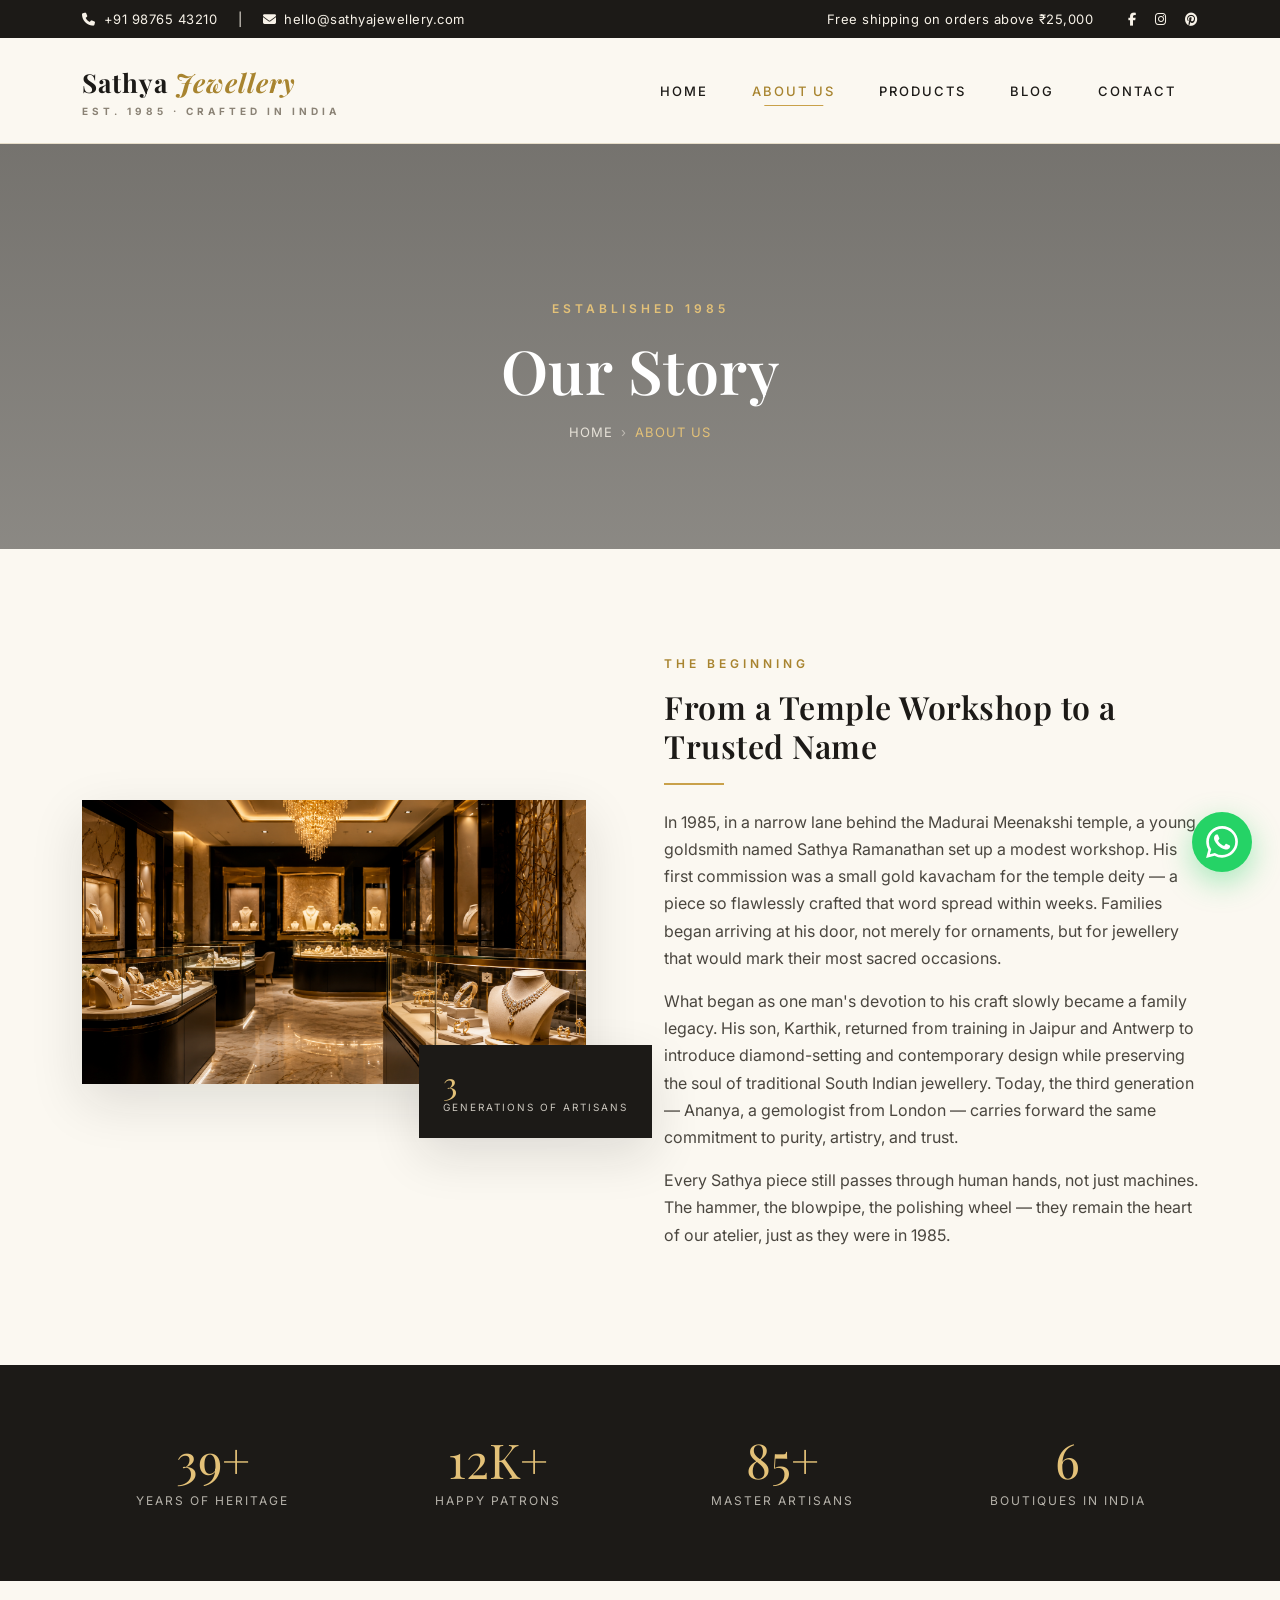
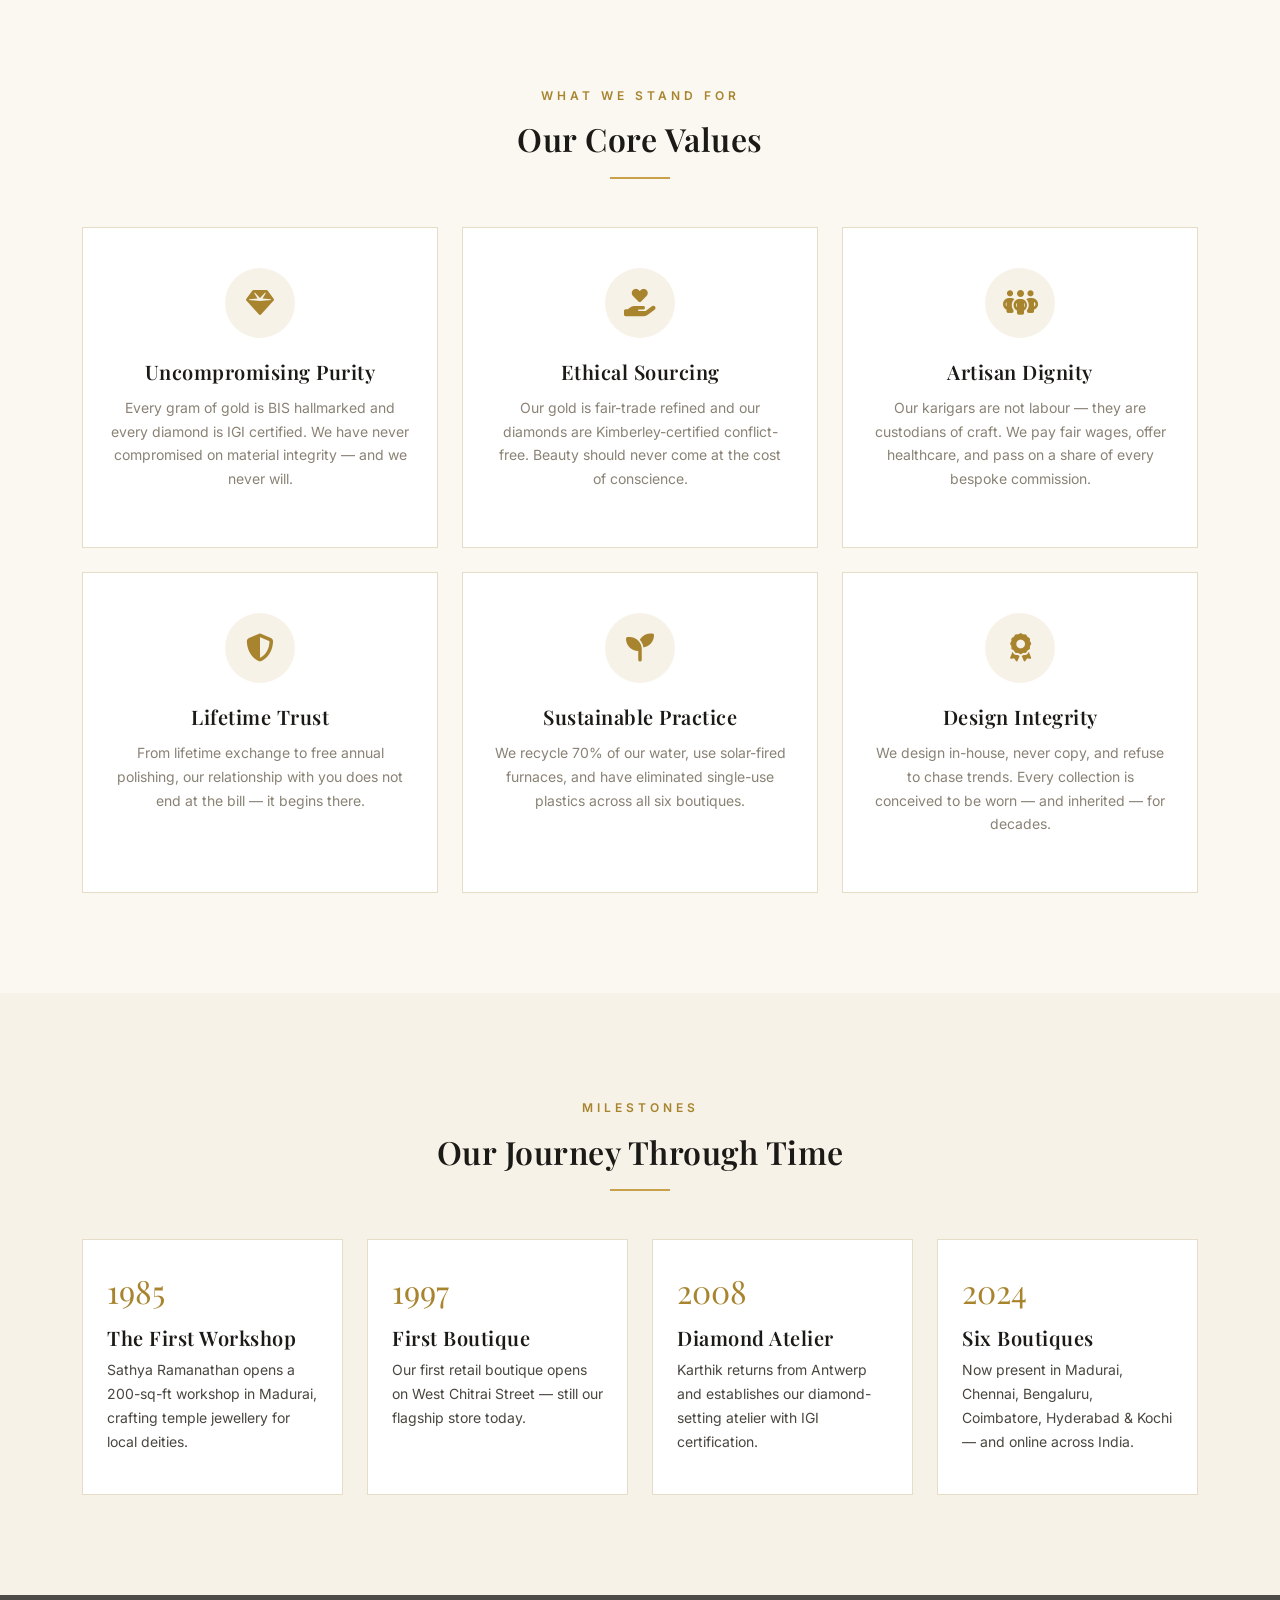
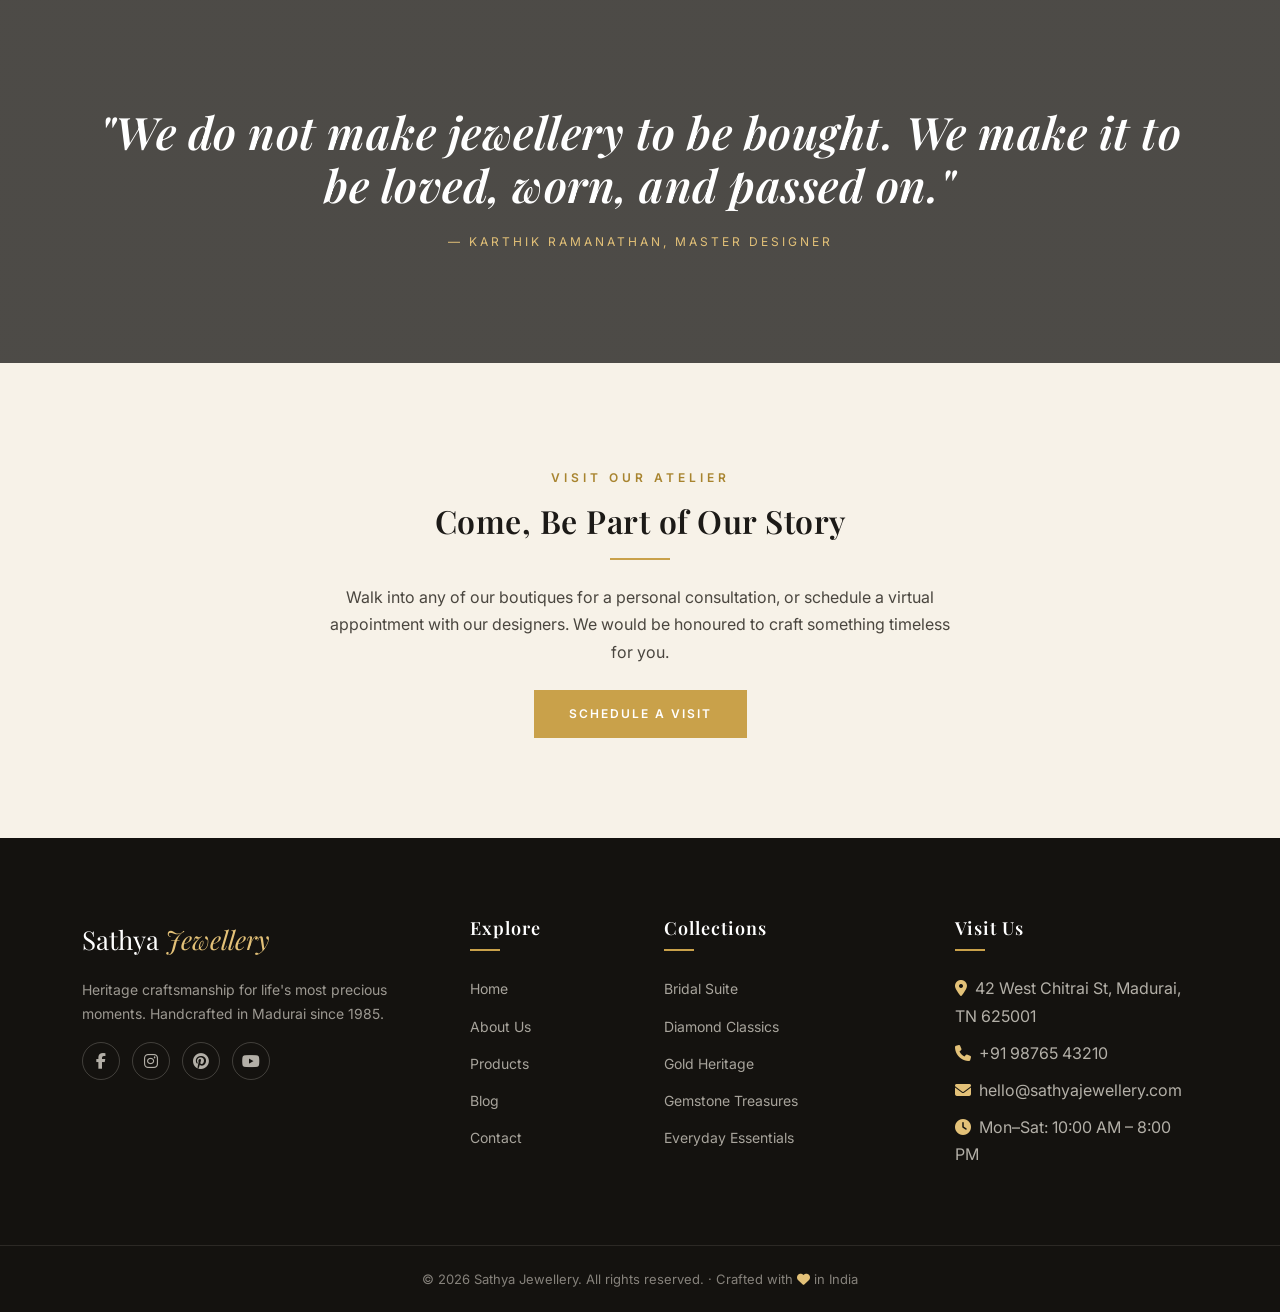
<file: about.html>
<!DOCTYPE html>
<html lang="en">
<head>
  <meta charset="UTF-8" />
  <meta name="viewport" content="width=device-width, initial-scale=1.0" />
  <title>About Us | Sathya Jewellery</title>
  <meta name="description" content="Discover the heritage, values, and master artisans behind Sathya Jewellery — three generations of craftsmanship since 1985." />

  <link href="https://cdn.jsdelivr.net/npm/bootstrap@5.3.3/dist/css/bootstrap.min.css" rel="stylesheet" />
  <link rel="stylesheet" href="https://cdnjs.cloudflare.com/ajax/libs/font-awesome/6.5.1/css/all.min.css" />
  <link rel="preconnect" href="https://fonts.googleapis.com" />
  <link rel="preconnect" href="https://fonts.gstatic.com" crossorigin />
  <link href="https://fonts.googleapis.com/css2?family=Playfair+Display:ital,wght@0,500;0,600;0,700;1,500&family=Inter:wght@300;400;500;600;700&display=swap" rel="stylesheet" />
  <link rel="stylesheet" href="css/style.css" />
</head>
<body>

  <!-- ===== Top Bar ===== -->
  <div class="topbar d-none d-md-block">
    <div class="container d-flex justify-content-between align-items-center">
      <div>
        <i class="fa-solid fa-phone me-2"></i>+91 98765 43210
        <span class="mx-3">|</span>
        <i class="fa-solid fa-envelope me-2"></i>hello@sathyajewellery.com
      </div>
      <div class="social">
        <span class="me-3">Free shipping on orders above ₹25,000</span>
        <a href="#" aria-label="Facebook"><i class="fa-brands fa-facebook-f"></i></a>
        <a href="#" aria-label="Instagram"><i class="fa-brands fa-instagram"></i></a>
        <a href="#" aria-label="Pinterest"><i class="fa-brands fa-pinterest"></i></a>
      </div>
    </div>
  </div>

  <!-- ===== Navbar ===== -->
  <nav class="navbar navbar-expand-lg navbar-custom sticky-top" id="mainNav">
    <div class="container">
      <a class="navbar-brand" href="index.html">
        Sathya <span class="accent">Jewellery</span>
        <span class="sub">Est. 1985 · Crafted in India</span>
      </a>
      <button class="navbar-toggler" type="button" data-bs-toggle="collapse" data-bs-target="#navMenu" aria-controls="navMenu" aria-expanded="false" aria-label="Toggle navigation">
        <span class="navbar-toggler-icon"></span>
      </button>
      <div class="collapse navbar-collapse" id="navMenu">
        <ul class="navbar-nav ms-auto align-items-lg-center">
          <li class="nav-item"><a class="nav-link" href="index.html">Home</a></li>
          <li class="nav-item"><a class="nav-link" href="about.html">About Us</a></li>
          <li class="nav-item"><a class="nav-link" href="products.html">Products</a></li>
          <li class="nav-item"><a class="nav-link" href="blog.html">Blog</a></li>
          <li class="nav-item"><a class="nav-link" href="contact.html">Contact</a></li>
        </ul>
      </div>
    </div>
  </nav>

  <!-- ===== Page Banner ===== -->
  <section class="page-banner">
    <div class="container">
      <span class="eyebrow" style="color: var(--gold-light);">Established 1985</span>
      <h1>Our Story</h1>
      <nav>
        <ol class="breadcrumb">
          <li class="breadcrumb-item"><a href="index.html">Home</a></li>
          <li class="breadcrumb-item active">About Us</li>
        </ol>
      </nav>
    </div>
  </section>

  <!-- ===== Brand Story ===== -->
  <section class="section">
    <div class="container">
      <div class="row align-items-center g-5">
        <div class="col-lg-6 reveal">
          <div class="about-preview">
            <div class="frame">
              <img src="images\jewellery.png" alt="Master jeweller at work" />
            </div>
            <div class="stat-block">
              <div class="num">3</div>
              <div class="lbl">Generations of Artisans</div>
            </div>
          </div>
        </div>
        <div class="col-lg-6 reveal">
          <span class="eyebrow">The Beginning</span>
          <h2 class="title-line mb-4">From a Temple Workshop to a Trusted Name</h2>
          <p class="mb-3">In 1985, in a narrow lane behind the Madurai Meenakshi temple, a young goldsmith named Sathya Ramanathan set up a modest workshop. His first commission was a small gold kavacham for the temple deity — a piece so flawlessly crafted that word spread within weeks. Families began arriving at his door, not merely for ornaments, but for jewellery that would mark their most sacred occasions.</p>
          <p class="mb-3">What began as one man's devotion to his craft slowly became a family legacy. His son, Karthik, returned from training in Jaipur and Antwerp to introduce diamond-setting and contemporary design while preserving the soul of traditional South Indian jewellery. Today, the third generation — Ananya, a gemologist from London — carries forward the same commitment to purity, artistry, and trust.</p>
          <p>Every Sathya piece still passes through human hands, not just machines. The hammer, the blowpipe, the polishing wheel — they remain the heart of our atelier, just as they were in 1985.</p>
        </div>
      </div>
    </div>
  </section>

  <!-- ===== Stats ===== -->
  <section class="section-sm" style="background: var(--charcoal); color: var(--ivory);">
    <div class="container">
      <div class="row text-center g-4">
        <div class="col-6 col-md-3 reveal">
          <div style="font-family: var(--serif); font-size: 48px; color: var(--gold-light); line-height: 1;">39+</div>
          <div style="font-size: 12px; letter-spacing: 2px; text-transform: uppercase; color: rgba(247,242,232,0.7); margin-top: 8px;">Years of Heritage</div>
        </div>
        <div class="col-6 col-md-3 reveal">
          <div style="font-family: var(--serif); font-size: 48px; color: var(--gold-light); line-height: 1;">12K+</div>
          <div style="font-size: 12px; letter-spacing: 2px; text-transform: uppercase; color: rgba(247,242,232,0.7); margin-top: 8px;">Happy Patrons</div>
        </div>
        <div class="col-6 col-md-3 reveal">
          <div style="font-family: var(--serif); font-size: 48px; color: var(--gold-light); line-height: 1;">85+</div>
          <div style="font-size: 12px; letter-spacing: 2px; text-transform: uppercase; color: rgba(247,242,232,0.7); margin-top: 8px;">Master Artisans</div>
        </div>
        <div class="col-6 col-md-3 reveal">
          <div style="font-family: var(--serif); font-size: 48px; color: var(--gold-light); line-height: 1;">6</div>
          <div style="font-size: 12px; letter-spacing: 2px; text-transform: uppercase; color: rgba(247,242,232,0.7); margin-top: 8px;">Boutiques in India</div>
        </div>
      </div>
    </div>
  </section>

  <!-- ===== Values ===== -->
  <section class="section">
    <div class="container">
      <div class="text-center mb-5 reveal">
        <span class="eyebrow">What We Stand For</span>
        <h2 class="title-line title-center">Our Core Values</h2>
      </div>
      <div class="row g-4">
        <div class="col-md-6 col-lg-4 reveal">
          <div class="feature-box">
            <div class="icon"><i class="fa-solid fa-gem"></i></div>
            <h4>Uncompromising Purity</h4>
            <p>Every gram of gold is BIS hallmarked and every diamond is IGI certified. We have never compromised on material integrity — and we never will.</p>
          </div>
        </div>
        <div class="col-md-6 col-lg-4 reveal">
          <div class="feature-box">
            <div class="icon"><i class="fa-solid fa-hand-holding-heart"></i></div>
            <h4>Ethical Sourcing</h4>
            <p>Our gold is fair-trade refined and our diamonds are Kimberley-certified conflict-free. Beauty should never come at the cost of conscience.</p>
          </div>
        </div>
        <div class="col-md-6 col-lg-4 reveal">
          <div class="feature-box">
            <div class="icon"><i class="fa-solid fa-people-group"></i></div>
            <h4>Artisan Dignity</h4>
            <p>Our karigars are not labour — they are custodians of craft. We pay fair wages, offer healthcare, and pass on a share of every bespoke commission.</p>
          </div>
        </div>
        <div class="col-md-6 col-lg-4 reveal">
          <div class="feature-box">
            <div class="icon"><i class="fa-solid fa-shield-halved"></i></div>
            <h4>Lifetime Trust</h4>
            <p>From lifetime exchange to free annual polishing, our relationship with you does not end at the bill — it begins there.</p>
          </div>
        </div>
        <div class="col-md-6 col-lg-4 reveal">
          <div class="feature-box">
            <div class="icon"><i class="fa-solid fa-seedling"></i></div>
            <h4>Sustainable Practice</h4>
            <p>We recycle 70% of our water, use solar-fired furnaces, and have eliminated single-use plastics across all six boutiques.</p>
          </div>
        </div>
        <div class="col-md-6 col-lg-4 reveal">
          <div class="feature-box">
            <div class="icon"><i class="fa-solid fa-award"></i></div>
            <h4>Design Integrity</h4>
            <p>We design in-house, never copy, and refuse to chase trends. Every collection is conceived to be worn — and inherited — for decades.</p>
          </div>
        </div>
      </div>
    </div>
  </section>

  <!-- ===== Heritage Timeline ===== -->
  <section class="section" style="background: var(--ivory);">
    <div class="container">
      <div class="text-center mb-5 reveal">
        <span class="eyebrow">Milestones</span>
        <h2 class="title-line title-center">Our Journey Through Time</h2>
      </div>
      <div class="row g-4">
        <div class="col-md-6 col-lg-3 reveal">
          <div class="p-4 bg-white h-100 border" style="border-color: var(--line) !important;">
            <div style="font-family: var(--serif); font-size: 32px; color: var(--gold-deep);">1985</div>
            <h5 class="mt-2">The First Workshop</h5>
            <p class="small">Sathya Ramanathan opens a 200-sq-ft workshop in Madurai, crafting temple jewellery for local deities.</p>
          </div>
        </div>
        <div class="col-md-6 col-lg-3 reveal">
          <div class="p-4 bg-white h-100 border" style="border-color: var(--line) !important;">
            <div style="font-family: var(--serif); font-size: 32px; color: var(--gold-deep);">1997</div>
            <h5 class="mt-2">First Boutique</h5>
            <p class="small">Our first retail boutique opens on West Chitrai Street — still our flagship store today.</p>
          </div>
        </div>
        <div class="col-md-6 col-lg-3 reveal">
          <div class="p-4 bg-white h-100 border" style="border-color: var(--line) !important;">
            <div style="font-family: var(--serif); font-size: 32px; color: var(--gold-deep);">2008</div>
            <h5 class="mt-2">Diamond Atelier</h5>
            <p class="small">Karthik returns from Antwerp and establishes our diamond-setting atelier with IGI certification.</p>
          </div>
        </div>
        <div class="col-md-6 col-lg-3 reveal">
          <div class="p-4 bg-white h-100 border" style="border-color: var(--line) !important;">
            <div style="font-family: var(--serif); font-size: 32px; color: var(--gold-deep);">2024</div>
            <h5 class="mt-2">Six Boutiques</h5>
            <p class="small">Now present in Madurai, Chennai, Bengaluru, Coimbatore, Hyderabad & Kochi — and online across India.</p>
          </div>
        </div>
      </div>
    </div>
  </section>

  <!-- ===== Quote ===== -->
  <section class="quote-section">
    <div class="container reveal">
      <h2>"We do not make jewellery to be bought. We make it to be loved, worn, and passed on."</h2>
      <div class="sig">— Karthik Ramanathan, Master Designer</div>
    </div>
  </section>

  <!-- ===== CTA ===== -->
  <section class="section" style="background: var(--ivory);">
    <div class="container text-center reveal">
      <span class="eyebrow">Visit Our Atelier</span>
      <h2 class="title-line title-center mb-4">Come, Be Part of Our Story</h2>
      <p class="mx-auto mb-4" style="max-width: 640px;">Walk into any of our boutiques for a personal consultation, or schedule a virtual appointment with our designers. We would be honoured to craft something timeless for you.</p>
      <a href="contact.html" class="btn btn-gold">Schedule a Visit</a>
    </div>
  </section>

  <!-- ===== Footer ===== -->
  <footer>
    <div class="container">
      <div class="row g-5">
        <div class="col-lg-4 col-md-6">
          <span class="footer-brand">Sathya <span class="accent">Jewellery</span></span>
          <p style="color: rgba(247,242,232,0.6); font-size: 14px;">Heritage craftsmanship for life's most precious moments. Handcrafted in Madurai since 1985.</p>
          <div class="social-icons mt-3">
            <a href="#" aria-label="Facebook"><i class="fa-brands fa-facebook-f"></i></a>
            <a href="#" aria-label="Instagram"><i class="fa-brands fa-instagram"></i></a>
            <a href="#" aria-label="Pinterest"><i class="fa-brands fa-pinterest"></i></a>
            <a href="#" aria-label="YouTube"><i class="fa-brands fa-youtube"></i></a>
          </div>
        </div>
        <div class="col-lg-2 col-md-6 col-6">
          <h5>Explore</h5>
          <ul>
            <li><a href="index.html">Home</a></li>
            <li><a href="about.html">About Us</a></li>
            <li><a href="products.html">Products</a></li>
            <li><a href="blog.html">Blog</a></li>
            <li><a href="contact.html">Contact</a></li>
          </ul>
        </div>
        <div class="col-lg-3 col-md-6 col-6">
          <h5>Collections</h5>
          <ul>
            <li><a href="products.html">Bridal Suite</a></li>
            <li><a href="products.html">Diamond Classics</a></li>
            <li><a href="products.html">Gold Heritage</a></li>
            <li><a href="products.html">Gemstone Treasures</a></li>
            <li><a href="products.html">Everyday Essentials</a></li>
          </ul>
        </div>
        <div class="col-lg-3 col-md-6">
          <h5>Visit Us</h5>
          <ul>
            <li><i class="fa-solid fa-location-dot me-2" style="color: var(--gold-light);"></i>42 West Chitrai St, Madurai, TN 625001</li>
            <li><i class="fa-solid fa-phone me-2" style="color: var(--gold-light);"></i>+91 98765 43210</li>
            <li><i class="fa-solid fa-envelope me-2" style="color: var(--gold-light);"></i>hello@sathyajewellery.com</li>
            <li><i class="fa-solid fa-clock me-2" style="color: var(--gold-light);"></i>Mon–Sat: 10:00 AM – 8:00 PM</li>
          </ul>
        </div>
      </div>
    </div>
    <div class="footer-bottom text-center">
      <div class="container">
        © <span id="year">2025</span> Sathya Jewellery. All rights reserved. · Crafted with <i class="fa-solid fa-heart" style="color: var(--gold-light);"></i> in India
      </div>
    </div>
  </footer>

  <!-- ===== Floating WhatsApp Button ===== -->
  <a href="https://wa.me/919876543210?text=Hi%20Sathya%20Jewellery,%20I%27d%20like%20to%20know%20more%20about%20your%20collections." class="whatsapp-float" target="_blank" rel="noopener" aria-label="Chat on WhatsApp">
    <span class="wa-label">Chat with us</span>
    <svg viewBox="0 0 24 24" fill="currentColor" xmlns="http://www.w3.org/2000/svg">
      <path d="M17.472 14.382c-.297-.149-1.758-.867-2.03-.967-.273-.099-.471-.148-.67.149-.197.297-.767.966-.94 1.164-.173.199-.347.223-.644.075-.297-.149-1.255-.463-2.39-1.475-.883-.788-1.48-1.761-1.653-2.059-.173-.297-.018-.458.13-.606.134-.133.298-.347.446-.52.149-.174.198-.298.298-.497.099-.198.05-.371-.025-.52-.075-.149-.669-1.612-.916-2.207-.242-.579-.487-.5-.669-.51l-.57-.01c-.198 0-.52.074-.792.372-.272.297-1.04 1.016-1.04 2.479 0 1.462 1.065 2.875 1.213 3.074.149.198 2.096 3.2 5.077 4.487.709.306 1.262.489 1.694.625.712.227 1.36.195 1.872.118.571-.085 1.758-.719 2.006-1.413.248-.694.248-1.289.173-1.413-.074-.124-.272-.198-.57-.347m-5.421 7.403h-.004a9.87 9.87 0 01-5.031-1.378l-.361-.214-3.741.982.998-3.648-.235-.374a9.86 9.86 0 01-1.51-5.26c.001-5.45 4.436-9.884 9.888-9.884 2.64 0 5.122 1.03 6.988 2.898a9.825 9.825 0 012.893 6.994c-.003 5.45-4.437 9.884-9.885 9.884m8.413-18.297A11.815 11.815 0 0012.05 0C5.495 0 .16 5.335.157 11.892c0 2.096.547 4.142 1.588 5.945L.057 24l6.305-1.654a11.882 11.882 0 005.683 1.448h.005c6.554 0 11.89-5.335 11.893-11.893a11.821 11.821 0 00-3.48-8.413z"/>
    </svg>
  </a>

  <button class="back-to-top" id="backToTop" aria-label="Back to top"><i class="fa-solid fa-arrow-up"></i></button>

  <script src="https://cdn.jsdelivr.net/npm/bootstrap@5.3.3/dist/js/bootstrap.bundle.min.js"></script>
  <script src="js/main.js"></script>
</body>
</html>
</file>
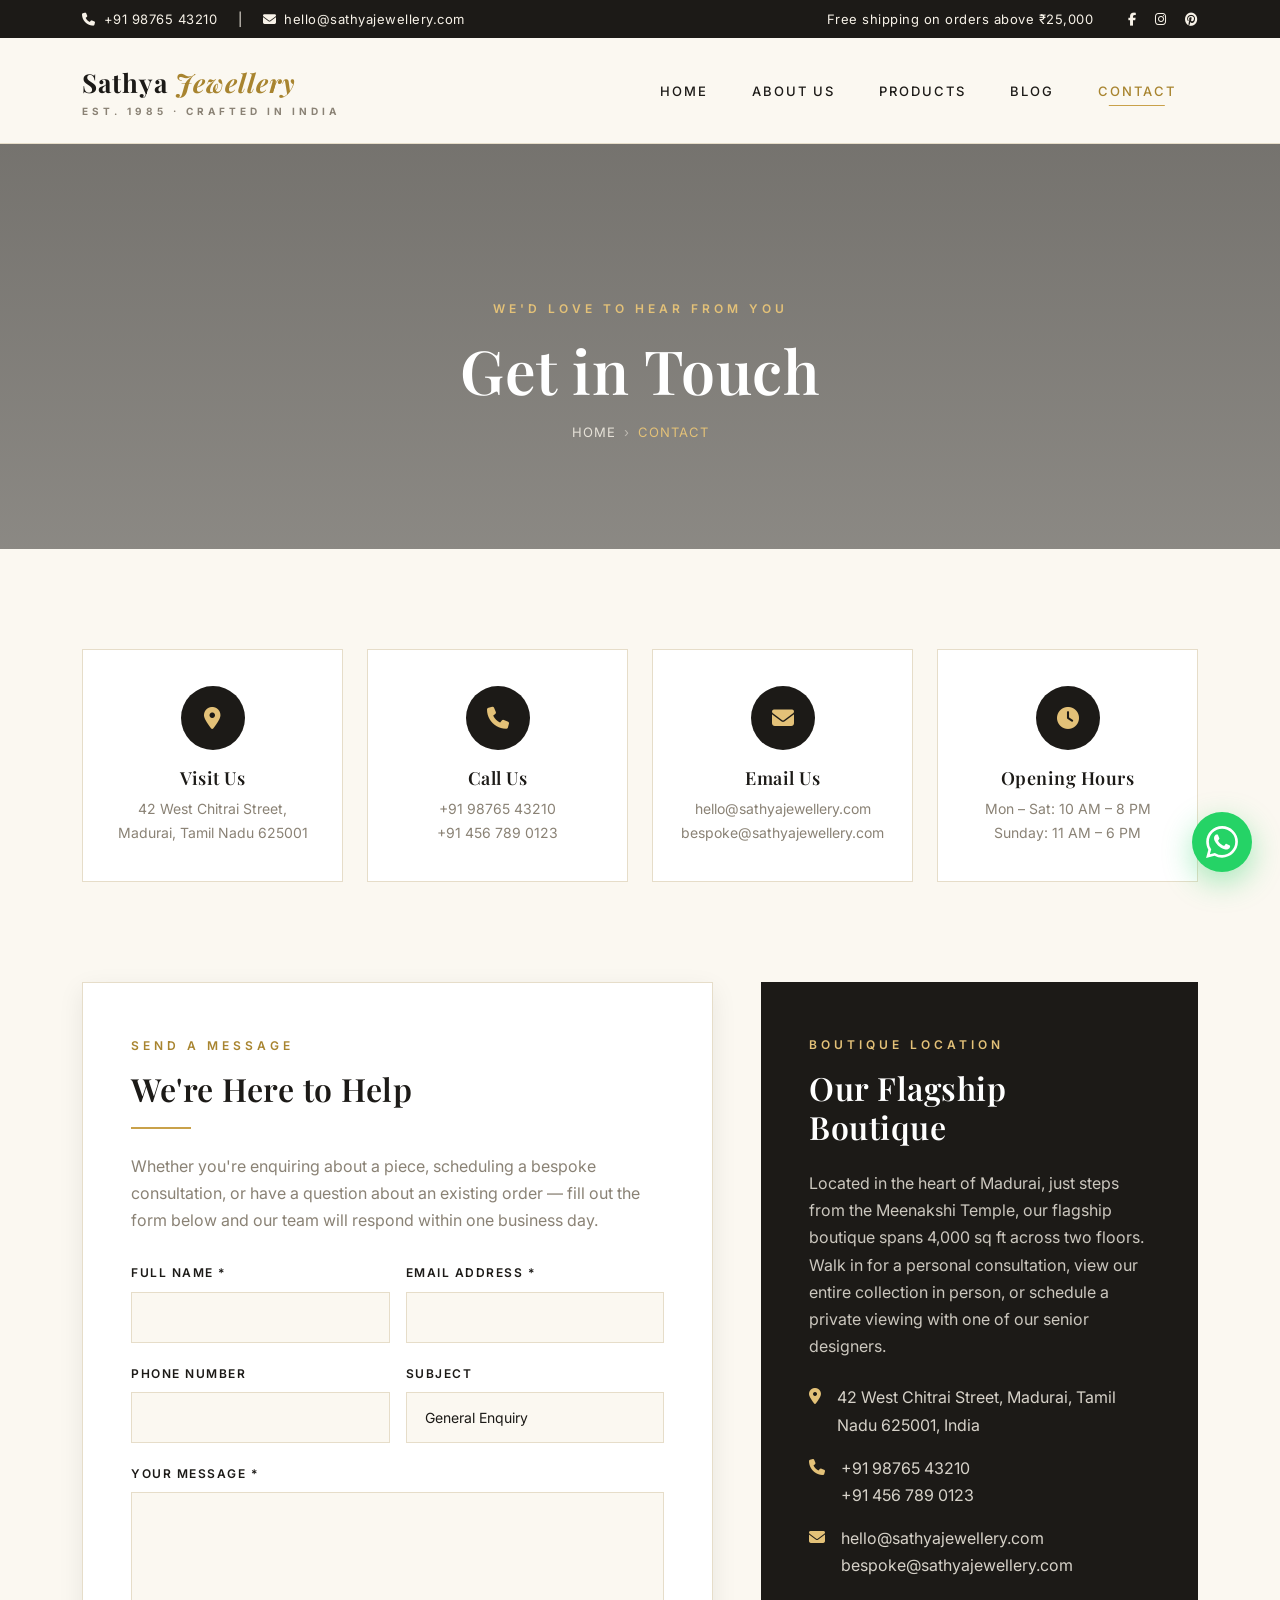
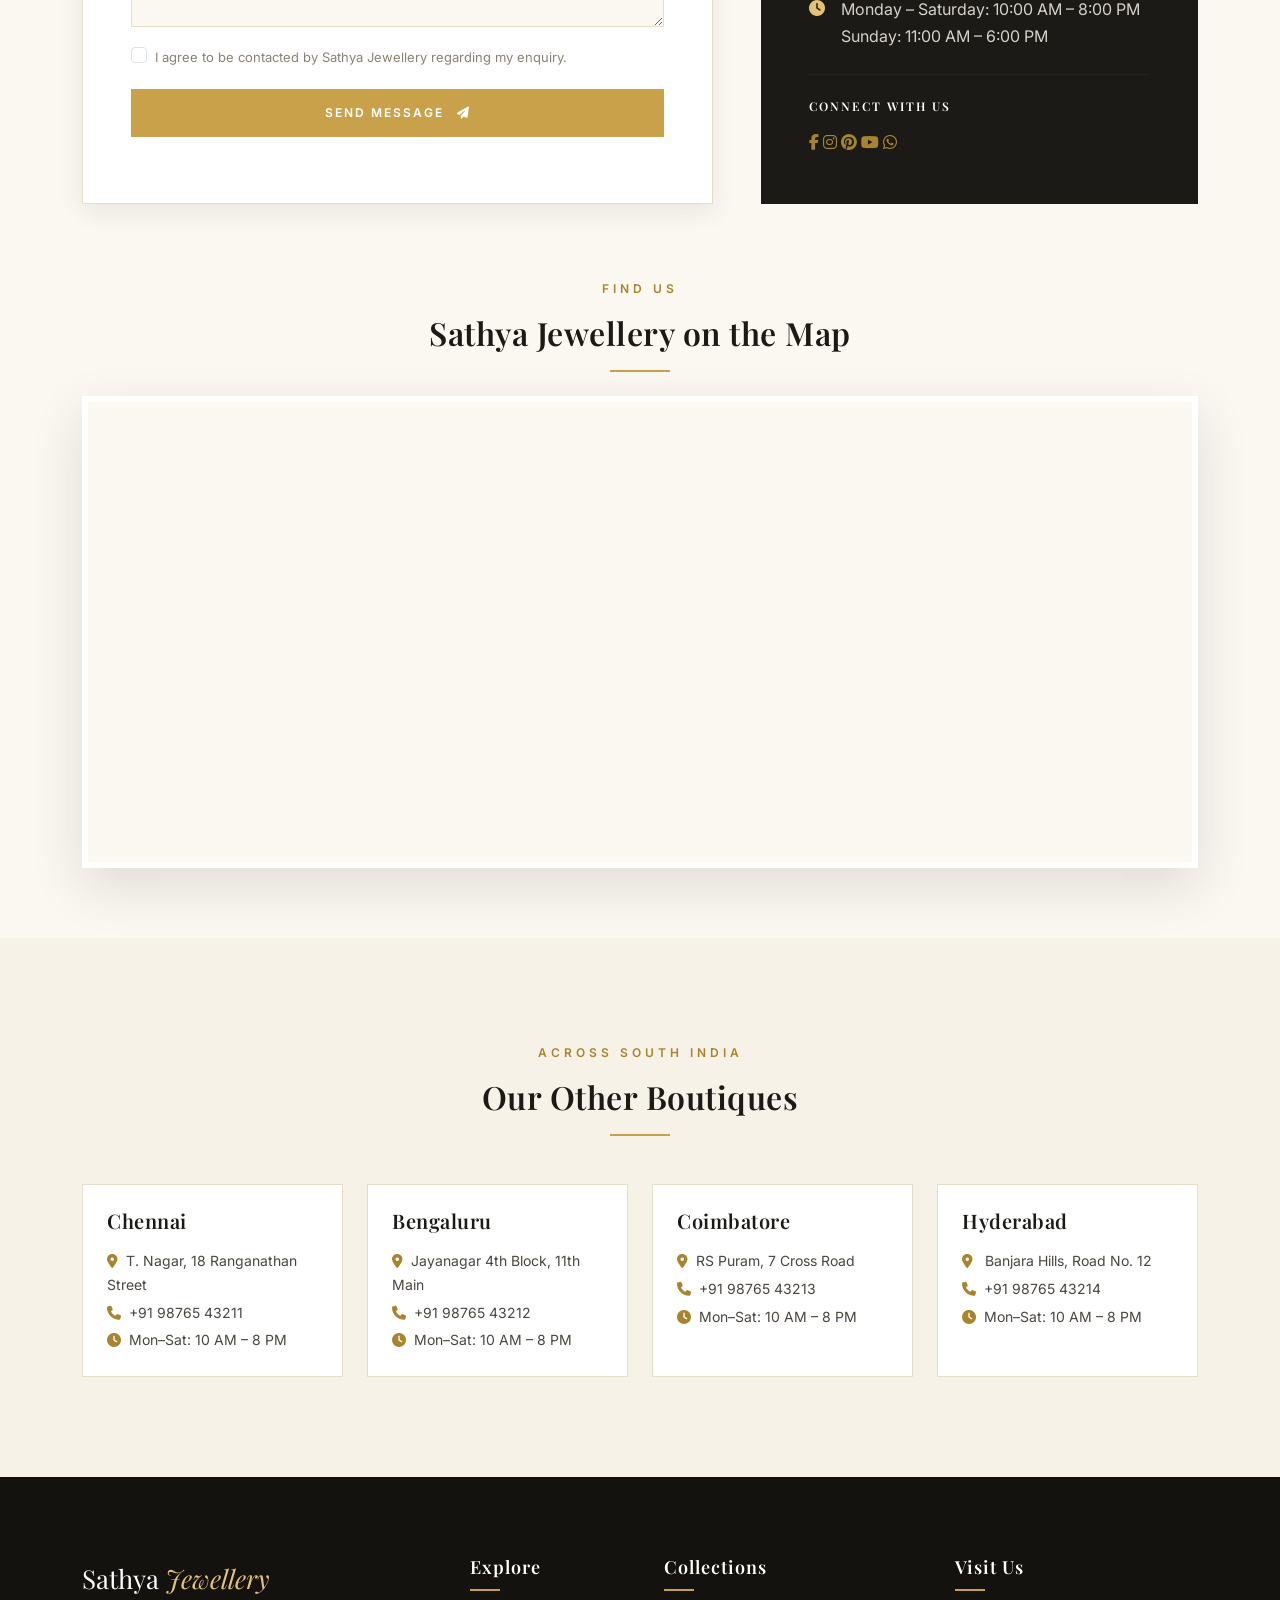
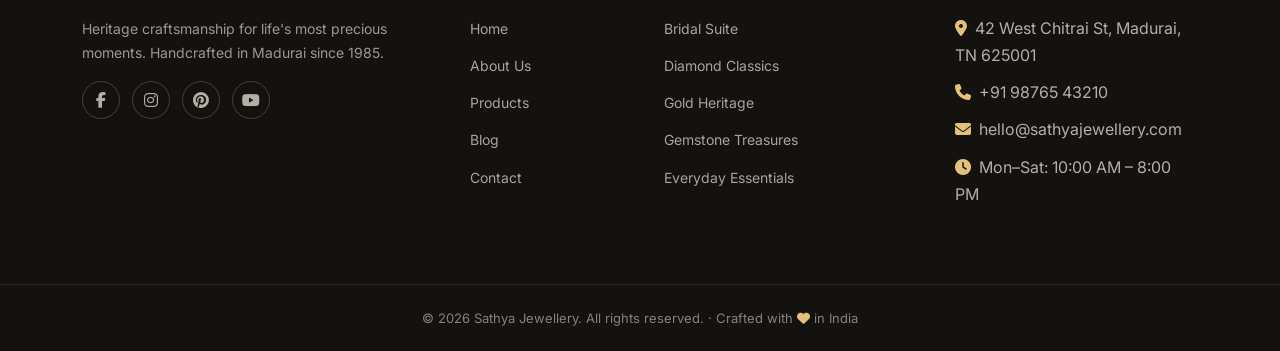
<file: contact.html>
<!DOCTYPE html>
<html lang="en">
<head>
  <meta charset="UTF-8" />
  <meta name="viewport" content="width=device-width, initial-scale=1.0" />
  <title>Contact Us | Sathya Jewellery</title>
  <meta name="description" content="Get in touch with Sathya Jewellery — visit our Madurai boutique, call us, or send a message. We'd love to help you find your perfect piece." />

  <link href="https://cdn.jsdelivr.net/npm/bootstrap@5.3.3/dist/css/bootstrap.min.css" rel="stylesheet" />
  <link rel="stylesheet" href="https://cdnjs.cloudflare.com/ajax/libs/font-awesome/6.5.1/css/all.min.css" />
  <link rel="preconnect" href="https://fonts.googleapis.com" />
  <link rel="preconnect" href="https://fonts.gstatic.com" crossorigin />
  <link href="https://fonts.googleapis.com/css2?family=Playfair+Display:ital,wght@0,500;0,600;0,700;1,500&family=Inter:wght@300;400;500;600;700&display=swap" rel="stylesheet" />
  <link rel="stylesheet" href="css/style.css" />
</head>
<body>

  <!-- ===== Top Bar ===== -->
  <div class="topbar d-none d-md-block">
    <div class="container d-flex justify-content-between align-items-center">
      <div>
        <i class="fa-solid fa-phone me-2"></i>+91 98765 43210
        <span class="mx-3">|</span>
        <i class="fa-solid fa-envelope me-2"></i>hello@sathyajewellery.com
      </div>
      <div class="social">
        <span class="me-3">Free shipping on orders above ₹25,000</span>
        <a href="#" aria-label="Facebook"><i class="fa-brands fa-facebook-f"></i></a>
        <a href="#" aria-label="Instagram"><i class="fa-brands fa-instagram"></i></a>
        <a href="#" aria-label="Pinterest"><i class="fa-brands fa-pinterest"></i></a>
      </div>
    </div>
  </div>

  <!-- ===== Navbar ===== -->
  <nav class="navbar navbar-expand-lg navbar-custom sticky-top" id="mainNav">
    <div class="container">
      <a class="navbar-brand" href="index.html">
        Sathya <span class="accent">Jewellery</span>
        <span class="sub">Est. 1985 · Crafted in India</span>
      </a>
      <button class="navbar-toggler" type="button" data-bs-toggle="collapse" data-bs-target="#navMenu" aria-controls="navMenu" aria-expanded="false" aria-label="Toggle navigation">
        <span class="navbar-toggler-icon"></span>
      </button>
      <div class="collapse navbar-collapse" id="navMenu">
        <ul class="navbar-nav ms-auto align-items-lg-center">
          <li class="nav-item"><a class="nav-link" href="index.html">Home</a></li>
          <li class="nav-item"><a class="nav-link" href="about.html">About Us</a></li>
          <li class="nav-item"><a class="nav-link" href="products.html">Products</a></li>
          <li class="nav-item"><a class="nav-link" href="blog.html">Blog</a></li>
          <li class="nav-item"><a class="nav-link" href="contact.html">Contact</a></li>
        </ul>
      </div>
    </div>
  </nav>

  <!-- ===== Page Banner ===== -->
  <section class="page-banner">
    <div class="container">
      <span class="eyebrow" style="color: var(--gold-light);">We'd Love to Hear From You</span>
      <h1>Get in Touch</h1>
      <nav>
        <ol class="breadcrumb">
          <li class="breadcrumb-item"><a href="index.html">Home</a></li>
          <li class="breadcrumb-item active">Contact</li>
        </ol>
      </nav>
    </div>
  </section>

  <!-- ===== Contact Info Boxes ===== -->
  <section class="section">
    <div class="container">
      <div class="row g-4">
        <div class="col-md-6 col-lg-3 reveal">
          <div class="contact-info-box">
            <div class="icon"><i class="fa-solid fa-location-dot"></i></div>
            <h4>Visit Us</h4>
            <p>42 West Chitrai Street,<br />Madurai, Tamil Nadu 625001</p>
          </div>
        </div>
        <div class="col-md-6 col-lg-3 reveal">
          <div class="contact-info-box">
            <div class="icon"><i class="fa-solid fa-phone"></i></div>
            <h4>Call Us</h4>
            <p>
              <a href="tel:+919876543210">+91 98765 43210</a><br />
              <a href="tel:+914567890123">+91 456 789 0123</a>
            </p>
          </div>
        </div>
        <div class="col-md-6 col-lg-3 reveal">
          <div class="contact-info-box">
            <div class="icon"><i class="fa-solid fa-envelope"></i></div>
            <h4>Email Us</h4>
            <p>
              <a href="mailto:hello@sathyajewellery.com">hello@sathyajewellery.com</a><br />
              <a href="mailto:bespoke@sathyajewellery.com">bespoke@sathyajewellery.com</a>
            </p>
          </div>
        </div>
        <div class="col-md-6 col-lg-3 reveal">
          <div class="contact-info-box">
            <div class="icon"><i class="fa-solid fa-clock"></i></div>
            <h4>Opening Hours</h4>
            <p>Mon – Sat: 10 AM – 8 PM<br />Sunday: 11 AM – 6 PM</p>
          </div>
        </div>
      </div>
    </div>
  </section>

  <!-- ===== Form + Map ===== -->
  <section class="section-sm pt-0">
    <div class="container">
      <div class="row g-5 align-items-stretch">

        <!-- Form -->
        <div class="col-lg-7 reveal">
          <div class="bg-white p-4 p-md-5 h-100" style="border: 1px solid var(--line); box-shadow: var(--shadow-sm);">
            <span class="eyebrow">Send a Message</span>
            <h2 class="title-line mb-4">We're Here to Help</h2>
            <p class="mb-4" style="color: var(--muted);">Whether you're enquiring about a piece, scheduling a bespoke consultation, or have a question about an existing order — fill out the form below and our team will respond within one business day.</p>

            <div id="formAlert" class="alert d-none mb-4" style="background: var(--ivory); border-color: var(--gold); color: var(--charcoal); border-radius: 0;">
              <i class="fa-solid fa-circle-check me-2" style="color: var(--gold-deep);"></i>
              <strong>Thank you!</strong> Your message has been received. We'll be in touch shortly.
            </div>

            <form id="contactForm" novalidate>
              <div class="row g-3">
                <div class="col-md-6">
                  <label class="form-label">Full Name *</label>
                  <input type="text" class="form-control" name="name" required />
                  <div class="invalid-feedback">Please enter your name.</div>
                </div>
                <div class="col-md-6">
                  <label class="form-label">Email Address *</label>
                  <input type="email" class="form-control" name="email" required />
                  <div class="invalid-feedback">Please enter a valid email.</div>
                </div>
                <div class="col-md-6">
                  <label class="form-label">Phone Number</label>
                  <input type="tel" class="form-control" name="phone" />
                </div>
                <div class="col-md-6">
                  <label class="form-label">Subject</label>
                  <select class="form-select" name="subject">
                    <option>General Enquiry</option>
                    <option>Bridal Consultation</option>
                    <option>Bespoke Commission</option>
                    <option>Product Question</option>
                    <option>Order / Service</option>
                  </select>
                </div>
                <div class="col-12">
                  <label class="form-label">Your Message *</label>
                  <textarea class="form-control" name="message" rows="5" required></textarea>
                  <div class="invalid-feedback">Please enter a message.</div>
                </div>
                <div class="col-12">
                  <div class="form-check">
                    <input class="form-check-input" type="checkbox" id="agreeCheck" required />
                    <label class="form-check-label" for="agreeCheck" style="font-size: 13px; color: var(--muted); letter-spacing: 0; text-transform: none;">
                      I agree to be contacted by Sathya Jewellery regarding my enquiry.
                    </label>
                    <div class="invalid-feedback">You must accept to continue.</div>
                  </div>
                </div>
                <div class="col-12">
                  <button type="submit" class="btn btn-gold w-100">Send Message <i class="fa-solid fa-paper-plane ms-2"></i></button>
                </div>
              </div>
            </form>
          </div>
        </div>

        <!-- Side info -->
        <div class="col-lg-5 reveal">
          <div class="bg-charcoal p-4 p-md-5 h-100" style="background: var(--charcoal); color: var(--ivory);">
            <span class="eyebrow" style="color: var(--gold-light);">Boutique Location</span>
            <h2 style="color: #fff;" class="mb-4">Our Flagship Boutique</h2>
            <p style="color: rgba(247,242,232,0.8);">Located in the heart of Madurai, just steps from the Meenakshi Temple, our flagship boutique spans 4,000 sq ft across two floors. Walk in for a personal consultation, view our entire collection in person, or schedule a private viewing with one of our senior designers.</p>

            <ul class="list-unstyled mt-4">
              <li class="d-flex mb-3"><i class="fa-solid fa-location-dot me-3 mt-1" style="color: var(--gold-light);"></i><span style="color: rgba(247,242,232,0.85);">42 West Chitrai Street, Madurai, Tamil Nadu 625001, India</span></li>
              <li class="d-flex mb-3"><i class="fa-solid fa-phone me-3 mt-1" style="color: var(--gold-light);"></i><span style="color: rgba(247,242,232,0.85);">+91 98765 43210<br />+91 456 789 0123</span></li>
              <li class="d-flex mb-3"><i class="fa-solid fa-envelope me-3 mt-1" style="color: var(--gold-light);"></i><span style="color: rgba(247,242,232,0.85);">hello@sathyajewellery.com<br />bespoke@sathyajewellery.com</span></li>
              <li class="d-flex mb-3"><i class="fa-solid fa-clock me-3 mt-1" style="color: var(--gold-light);"></i><span style="color: rgba(247,242,232,0.85);">Monday – Saturday: 10:00 AM – 8:00 PM<br />Sunday: 11:00 AM – 6:00 PM</span></li>
            </ul>

            <hr style="border-color: rgba(247,242,232,0.15);" class="my-4" />

            <h6 style="color: #fff; letter-spacing: 2px; text-transform: uppercase; font-size: 12px;" class="mb-3">Connect With Us</h6>
            <div class="social-icons" style="font-size: 16px;">
              <a href="#" aria-label="Facebook"><i class="fa-brands fa-facebook-f"></i></a>
              <a href="#" aria-label="Instagram"><i class="fa-brands fa-instagram"></i></a>
              <a href="#" aria-label="Pinterest"><i class="fa-brands fa-pinterest"></i></a>
              <a href="#" aria-label="YouTube"><i class="fa-brands fa-youtube"></i></a>
              <a href="https://wa.me/919876543210" target="_blank" rel="noopener" aria-label="WhatsApp"><i class="fa-brands fa-whatsapp"></i></a>
            </div>
          </div>
        </div>
      </div>
    </div>
  </section>

  <!-- ===== Map ===== -->
  <section class="section-sm pt-0">
    <div class="container">
      <div class="text-center mb-4 reveal">
        <span class="eyebrow">Find Us</span>
        <h2 class="title-line title-center">Sathya Jewellery on the Map</h2>
      </div>
      <div class="map-wrapper reveal">
        <iframe
          src="https://www.google.com/maps/embed?pb=!1m18!1m12!1m3!1d3930.0206!2d78.1196!3d9.9196!2m3!1f0!2f0!3f0!3m2!1i1024!2i768!4f13.1!3m3!1m2!1s0x3b00cfa9ed74d443%3A0x0!2sMadurai%2C%20Tamil%20Nadu!5e0!3m2!1sen!2sin!4v1700000000000!5m2!1sen!2sin"
          allowfullscreen
          loading="lazy"
          referrerpolicy="no-referrer-when-downgrade"
          title="Sathya Jewellery Location - Madurai"></iframe>
      </div>
    </div>
  </section>

  <!-- ===== Other Boutiques ===== -->
  <section class="section" style="background: var(--ivory);">
    <div class="container">
      <div class="text-center mb-5 reveal">
        <span class="eyebrow">Across South India</span>
        <h2 class="title-line title-center">Our Other Boutiques</h2>
      </div>
      <div class="row g-4">
        <div class="col-md-6 col-lg-3 reveal">
          <div class="bg-white p-4 h-100" style="border: 1px solid var(--line);">
            <h5 class="mb-3">Chennai</h5>
            <p class="small mb-1"><i class="fa-solid fa-location-dot me-2" style="color: var(--gold-deep);"></i>T. Nagar, 18 Ranganathan Street</p>
            <p class="small mb-1"><i class="fa-solid fa-phone me-2" style="color: var(--gold-deep);"></i>+91 98765 43211</p>
            <p class="small mb-0"><i class="fa-solid fa-clock me-2" style="color: var(--gold-deep);"></i>Mon–Sat: 10 AM – 8 PM</p>
          </div>
        </div>
        <div class="col-md-6 col-lg-3 reveal">
          <div class="bg-white p-4 h-100" style="border: 1px solid var(--line);">
            <h5 class="mb-3">Bengaluru</h5>
            <p class="small mb-1"><i class="fa-solid fa-location-dot me-2" style="color: var(--gold-deep);"></i>Jayanagar 4th Block, 11th Main</p>
            <p class="small mb-1"><i class="fa-solid fa-phone me-2" style="color: var(--gold-deep);"></i>+91 98765 43212</p>
            <p class="small mb-0"><i class="fa-solid fa-clock me-2" style="color: var(--gold-deep);"></i>Mon–Sat: 10 AM – 8 PM</p>
          </div>
        </div>
        <div class="col-md-6 col-lg-3 reveal">
          <div class="bg-white p-4 h-100" style="border: 1px solid var(--line);">
            <h5 class="mb-3">Coimbatore</h5>
            <p class="small mb-1"><i class="fa-solid fa-location-dot me-2" style="color: var(--gold-deep);"></i>RS Puram, 7 Cross Road</p>
            <p class="small mb-1"><i class="fa-solid fa-phone me-2" style="color: var(--gold-deep);"></i>+91 98765 43213</p>
            <p class="small mb-0"><i class="fa-solid fa-clock me-2" style="color: var(--gold-deep);"></i>Mon–Sat: 10 AM – 8 PM</p>
          </div>
        </div>
        <div class="col-md-6 col-lg-3 reveal">
          <div class="bg-white p-4 h-100" style="border: 1px solid var(--line);">
            <h5 class="mb-3">Hyderabad</h5>
            <p class="small mb-1"><i class="fa-solid fa-location-dot me-2" style="color: var(--gold-deep);"></i> Banjara Hills, Road No. 12</p>
            <p class="small mb-1"><i class="fa-solid fa-phone me-2" style="color: var(--gold-deep);"></i>+91 98765 43214</p>
            <p class="small mb-0"><i class="fa-solid fa-clock me-2" style="color: var(--gold-deep);"></i>Mon–Sat: 10 AM – 8 PM</p>
          </div>
        </div>
      </div>
    </div>
  </section>

  <!-- ===== Footer ===== -->
  <footer>
    <div class="container">
      <div class="row g-5">
        <div class="col-lg-4 col-md-6">
          <span class="footer-brand">Sathya <span class="accent">Jewellery</span></span>
          <p style="color: rgba(247,242,232,0.6); font-size: 14px;">Heritage craftsmanship for life's most precious moments. Handcrafted in Madurai since 1985.</p>
          <div class="social-icons mt-3">
            <a href="#" aria-label="Facebook"><i class="fa-brands fa-facebook-f"></i></a>
            <a href="#" aria-label="Instagram"><i class="fa-brands fa-instagram"></i></a>
            <a href="#" aria-label="Pinterest"><i class="fa-brands fa-pinterest"></i></a>
            <a href="#" aria-label="YouTube"><i class="fa-brands fa-youtube"></i></a>
          </div>
        </div>
        <div class="col-lg-2 col-md-6 col-6">
          <h5>Explore</h5>
          <ul>
            <li><a href="index.html">Home</a></li>
            <li><a href="about.html">About Us</a></li>
            <li><a href="products.html">Products</a></li>
            <li><a href="blog.html">Blog</a></li>
            <li><a href="contact.html">Contact</a></li>
          </ul>
        </div>
        <div class="col-lg-3 col-md-6 col-6">
          <h5>Collections</h5>
          <ul>
            <li><a href="products.html">Bridal Suite</a></li>
            <li><a href="products.html">Diamond Classics</a></li>
            <li><a href="products.html">Gold Heritage</a></li>
            <li><a href="products.html">Gemstone Treasures</a></li>
            <li><a href="products.html">Everyday Essentials</a></li>
          </ul>
        </div>
        <div class="col-lg-3 col-md-6">
          <h5>Visit Us</h5>
          <ul>
            <li><i class="fa-solid fa-location-dot me-2" style="color: var(--gold-light);"></i>42 West Chitrai St, Madurai, TN 625001</li>
            <li><i class="fa-solid fa-phone me-2" style="color: var(--gold-light);"></i>+91 98765 43210</li>
            <li><i class="fa-solid fa-envelope me-2" style="color: var(--gold-light);"></i>hello@sathyajewellery.com</li>
            <li><i class="fa-solid fa-clock me-2" style="color: var(--gold-light);"></i>Mon–Sat: 10:00 AM – 8:00 PM</li>
          </ul>
        </div>
      </div>
    </div>
    <div class="footer-bottom text-center">
      <div class="container">
        © <span id="year">2025</span> Sathya Jewellery. All rights reserved. · Crafted with <i class="fa-solid fa-heart" style="color: var(--gold-light);"></i> in India
      </div>
    </div>
  </footer>

  <!-- ===== Floating WhatsApp Button ===== -->
  <a href="https://wa.me/919876543210?text=Hi%20Sathya%20Jewellery,%20I%27d%20like%20to%20get%20in%20touch." class="whatsapp-float" target="_blank" rel="noopener" aria-label="Chat on WhatsApp">
    <span class="wa-label">Chat with us</span>
    <svg viewBox="0 0 24 24" fill="currentColor" xmlns="http://www.w3.org/2000/svg">
      <path d="M17.472 14.382c-.297-.149-1.758-.867-2.03-.967-.273-.099-.471-.148-.67.149-.197.297-.767.966-.94 1.164-.173.199-.347.223-.644.075-.297-.149-1.255-.463-2.39-1.475-.883-.788-1.48-1.761-1.653-2.059-.173-.297-.018-.458.13-.606.134-.133.298-.347.446-.52.149-.174.198-.298.298-.497.099-.198.05-.371-.025-.52-.075-.149-.669-1.612-.916-2.207-.242-.579-.487-.5-.669-.51l-.57-.01c-.198 0-.52.074-.792.372-.272.297-1.04 1.016-1.04 2.479 0 1.462 1.065 2.875 1.213 3.074.149.198 2.096 3.2 5.077 4.487.709.306 1.262.489 1.694.625.712.227 1.36.195 1.872.118.571-.085 1.758-.719 2.006-1.413.248-.694.248-1.289.173-1.413-.074-.124-.272-.198-.57-.347m-5.421 7.403h-.004a9.87 9.87 0 01-5.031-1.378l-.361-.214-3.741.982.998-3.648-.235-.374a9.86 9.86 0 01-1.51-5.26c.001-5.45 4.436-9.884 9.888-9.884 2.64 0 5.122 1.03 6.988 2.898a9.825 9.825 0 012.893 6.994c-.003 5.45-4.437 9.884-9.885 9.884m8.413-18.297A11.815 11.815 0 0012.05 0C5.495 0 .16 5.335.157 11.892c0 2.096.547 4.142 1.588 5.945L.057 24l6.305-1.654a11.882 11.882 0 005.683 1.448h.005c6.554 0 11.89-5.335 11.893-11.893a11.821 11.821 0 00-3.48-8.413z"/>
    </svg>
  </a>

  <button class="back-to-top" id="backToTop" aria-label="Back to top"><i class="fa-solid fa-arrow-up"></i></button>

  <script src="https://cdn.jsdelivr.net/npm/bootstrap@5.3.3/dist/js/bootstrap.bundle.min.js"></script>
  <script src="js/main.js"></script>
</body>
</html>
</file>
<file: css/style.css>
/* =====================================================
   SATHYA JEWELLERY - Global Stylesheet
   Aesthetic: Luxury / Heritage / Editorial
   Palette: Champagne Gold, Deep Charcoal, Ivory Cream
   ===================================================== */

:root {
  --gold:        #c9a14a;
  --gold-light:  #e3c178;
  --gold-deep:   #a8842f;
  --charcoal:    #1c1a17;
  --charcoal-2:  #2a2723;
  --ivory:       #f7f2e8;
  --cream:       #fbf8f1;
  --muted:       #8a8275;
  --line:        #e6ddc9;
  --shadow:      0 18px 50px rgba(28, 26, 23, 0.12);
  --shadow-sm:   0 8px 24px rgba(28, 26, 23, 0.08);
  --serif:       'Playfair Display', 'Cormorant Garamond', Georgia, serif;
  --sans:        'Inter', 'Helvetica Neue', Arial, sans-serif;
}

/* ---------- Base ---------- */
* { box-sizing: border-box; }

html { scroll-behavior: smooth; }

body {
  font-family: var(--sans);
  color: var(--charcoal);
  background-color: var(--cream);
  font-weight: 400;
  line-height: 1.7;
  overflow-x: hidden;
}

h1, h2, h3, h4, h5, h6 {
  font-family: var(--serif);
  font-weight: 600;
  letter-spacing: 0.5px;
  color: var(--charcoal);
}

a { color: var(--gold-deep); text-decoration: none; transition: color .25s ease; }
a:hover { color: var(--gold); }

p { color: #4a463f; }

img { max-width: 100%; }

.section { padding: 100px 0; }
.section-sm { padding: 70px 0; }

.eyebrow {
  font-family: var(--sans);
  text-transform: uppercase;
  letter-spacing: 4px;
  font-size: 12px;
  font-weight: 600;
  color: var(--gold-deep);
  margin-bottom: 14px;
  display: inline-block;
}

.title-line::after {
  content: '';
  display: block;
  width: 60px;
  height: 2px;
  background: var(--gold);
  margin-top: 18px;
}
.title-center::after { margin-left: auto; margin-right: auto; }

.btn-gold {
  background: var(--gold);
  color: #fff;
  border: 1px solid var(--gold);
  padding: 14px 34px;
  border-radius: 0;
  letter-spacing: 2px;
  text-transform: uppercase;
  font-size: 12px;
  font-weight: 600;
  transition: all .35s ease;
}
.btn-gold:hover,
.btn-gold:focus-visible {
  background: var(--gold-deep);
  border-color: var(--gold-deep);
  color: #fff;
  box-shadow: 0 10px 24px rgba(168,132,47,0.22);
}

.btn-outline {
  background: transparent;
  color: var(--charcoal);
  border: 1px solid var(--charcoal);
  padding: 14px 34px;
  border-radius: 0;
  letter-spacing: 2px;
  text-transform: uppercase;
  font-size: 12px;
  font-weight: 600;
  transition: all .35s ease;
}
.btn-outline:hover { background: var(--charcoal); color: #fff; }

/* ---------- Top Bar ---------- */
.topbar {
  background: var(--charcoal);
  color: var(--ivory);
  font-size: 13px;
  padding: 8px 0;
  letter-spacing: 0.5px;
}
.topbar a { color: var(--ivory); }
.topbar a:hover { color: var(--gold-light); }
.topbar .social a { margin-left: 14px; }

/* ---------- Navbar ---------- */
.navbar-custom {
  background: var(--cream);
  border-bottom: 1px solid var(--line);
  padding: 18px 0;
  transition: all .35s ease;
  z-index: 1030;
}
.navbar-custom.scrolled {
  padding: 12px 0;
  box-shadow: var(--shadow-sm);
  background: rgba(251, 248, 241, 0.96);
  backdrop-filter: blur(6px);
}
.navbar-brand {
  font-family: var(--serif);
  font-size: 26px;
  font-weight: 700;
  color: var(--charcoal) !important;
  letter-spacing: 1px;
}
.navbar-brand .accent { color: var(--gold-deep); font-style: italic; }
.navbar-brand .sub {
  display: block;
  font-family: var(--sans);
  font-size: 10px;
  letter-spacing: 4px;
  color: var(--muted);
  text-transform: uppercase;
  margin-top: -2px;
}
.navbar-nav .nav-link {
  font-family: var(--sans);
  font-size: 13px;
  letter-spacing: 2px;
  text-transform: uppercase;
  color: var(--charcoal) !important;
  margin: 0 14px;
  position: relative;
  font-weight: 500;
}
.navbar-nav .nav-link::after {
  content: '';
  position: absolute;
  bottom: 4px; left: 50%;
  width: 0; height: 1px;
  background: var(--gold);
  transition: all .3s ease;
  transform: translateX(-50%);
}
.navbar-nav .nav-link:hover::after,
.navbar-nav .nav-link.active::after { width: 60%; }
.navbar-nav .nav-link.active { color: var(--gold-deep) !important; }

.navbar-toggler { border: 1px solid var(--gold); padding: 6px 10px; }
.navbar-toggler:focus { box-shadow: none; }
.navbar-toggler-icon {
  background-image: url("data:image/svg+xml;charset=utf-8,%3Csvg viewBox='0 0 30 30' xmlns='http://www.w3.org/2000/svg'%3E%3Cpath stroke='%23c9a14a' stroke-width='2' stroke-linecap='round' d='M4 7h22M4 15h22M4 23h22'/%3E%3C/svg%3E");
}

/* ---------- Hero (Home) ---------- */
.hero {
  position: relative;
  min-height: 92vh;
  display: flex;
  align-items: center;
  background:
    linear-gradient(rgba(28,26,23,0.55), rgba(28,26,23,0.35)),
    url('https://images.unsplash.com/photo-1515562141207-7a88fb7ce338?auto=format&fit=crop&w=1920&q=80') center/cover no-repeat;
  color: var(--ivory);
}
.hero h1 {
  color: #fff;
  font-size: clamp(2.6rem, 6vw, 5rem);
  line-height: 1.1;
  margin-bottom: 24px;
}
.hero h1 .accent { color: var(--gold-light); font-style: italic; }
.hero p { color: rgba(247,242,232,0.85); font-size: 18px; max-width: 580px; }
.hero .btn-gold { background: var(--gold); border-color: var(--gold); }
.hero .btn-gold:hover,
.hero .btn-gold:focus-visible { background: var(--gold-deep); color: #fff; border-color: var(--gold-deep); }
.hero .btn-outline { background: #fff; color: var(--charcoal); border-color: #fff; }
.hero .btn-outline:hover,
.hero .btn-outline:focus-visible { background: var(--gold); color: #fff; border-color: var(--gold); }

/* ---------- Page Banner (interior pages) ---------- */
.page-banner {
  position: relative;
  padding: 150px 0 90px;
  background:
    linear-gradient(rgba(28,26,23,0.6), rgba(28,26,23,0.5)),
    url('https://images.unsplash.com/photo-1605100804763-247f67b3557e?auto=format&fit=crop&w=1920&q=80') center/cover no-repeat;
  color: var(--ivory);
  text-align: center;
}
.page-banner h1 { color: #fff; font-size: clamp(2.2rem, 5vw, 3.8rem); }
.page-banner .breadcrumb {
  justify-content: center;
  background: transparent;
  padding: 0;
  margin-top: 14px;
}
.page-banner .breadcrumb-item, .page-banner .breadcrumb-item a {
  color: rgba(247,242,232,0.85);
  font-size: 13px;
  letter-spacing: 1px;
  text-transform: uppercase;
}
.page-banner .breadcrumb-item.active { color: var(--gold-light); }
.page-banner .breadcrumb-item + .breadcrumb-item::before { color: rgba(247,242,232,0.5); content: '›'; }

/* ---------- Collection Cards ---------- */
.collection-card {
  position: relative;
  overflow: hidden;
  margin-bottom: 30px;
  background: #fff;
  box-shadow: var(--shadow-sm);
}
.collection-card .img-wrap {
  overflow: hidden;
  height: 380px;
}
.collection-card img {
  width: 100%; height: 100%;
  object-fit: cover;
  transition: transform 1.2s cubic-bezier(.2,.7,.2,1);
}
.collection-card:hover img { transform: scale(1.08); }
.collection-card .overlay {
  position: absolute;
  inset: 0;
  background: linear-gradient(to top, rgba(28,26,23,0.85) 0%, rgba(28,26,23,0.1) 55%, transparent 100%);
  display: flex;
  flex-direction: column;
  justify-content: flex-end;
  padding: 28px;
  color: #fff;
  transition: all .4s ease;
}
.collection-card h3 { color: #fff; font-size: 26px; margin-bottom: 6px; }
.collection-card p { color: rgba(255,255,255,0.85); font-size: 14px; margin-bottom: 14px; }
.collection-card .btn-link {
  color: var(--gold-light);
  font-size: 12px;
  letter-spacing: 2px;
  text-transform: uppercase;
  font-weight: 600;
}

/* ---------- About Preview ---------- */
.about-preview img {
  box-shadow: var(--shadow);
}
.about-preview .frame {
  position: relative;
  padding: 0 30px 30px 0;
}
.about-preview .frame::before {
  content: '';
  position: absolute;
  top: 0; left: 0;
  width: 70%; height: 70%;
  border: 2px solid var(--gold);
  z-index: 0;
}
.about-preview .frame img { position: relative; z-index: 1; }
.about-preview .stat-block {
  background: var(--charcoal);
  color: var(--ivory);
  padding: 22px 24px;
  position: absolute;
  bottom: -24px; right: -12px;
  z-index: 2;
  box-shadow: var(--shadow);
}
.about-preview .stat-block .num {
  font-family: var(--serif);
  font-size: 32px;
  color: var(--gold-light);
  line-height: 1;
}
.about-preview .stat-block .lbl {
  font-size: 10px;
  letter-spacing: 2px;
  text-transform: uppercase;
  color: rgba(247,242,232,0.8);
}

/* ---------- Feature / Craftsmanship ---------- */
.feature-box {
  text-align: center;
  padding: 40px 28px;
  background: #fff;
  border: 1px solid var(--line);
  transition: all .4s ease;
  height: 100%;
}
.feature-box:hover {
  transform: translateY(-6px);
  box-shadow: var(--shadow);
  border-color: var(--gold);
}
.feature-box .icon {
  width: 70px; height: 70px;
  line-height: 70px;
  margin: 0 auto 22px;
  border-radius: 50%;
  background: var(--ivory);
  color: var(--gold-deep);
  font-size: 28px;
  transition: all .4s ease;
}
.feature-box:hover .icon { background: var(--gold); color: #fff; }
.feature-box h4 { font-size: 20px; margin-bottom: 12px; }
.feature-box p { font-size: 14px; color: var(--muted); }

/* ---------- Section Parallax / Quote ---------- */
.quote-section {
  background:
    linear-gradient(rgba(28,26,23,0.78), rgba(28,26,23,0.78)),
    url('https://images.unsplash.com/photo-1599643478518-a784e5dc4c8f?auto=format&fit=crop&w=1920&q=80') center/cover fixed no-repeat;
  color: var(--ivory);
  padding: 110px 0;
  text-align: center;
}
.quote-section h2 { color: #fff; font-size: clamp(1.8rem, 4vw, 2.8rem); font-style: italic; }
.quote-section .sig { color: var(--gold-light); letter-spacing: 3px; text-transform: uppercase; font-size: 12px; margin-top: 20px; }

/* ---------- Testimonials ---------- */
.testimonial-card {
  background: #fff;
  padding: 40px 36px;
  border: 1px solid var(--line);
  margin: 10px;
  height: 100%;
  position: relative;
}
.testimonial-card::before {
  content: '“';
  position: absolute;
  top: 6px; left: 24px;
  font-family: var(--serif);
  font-size: 80px;
  color: var(--gold);
  line-height: 1;
  opacity: 0.5;
}
.testimonial-card .stars { color: var(--gold); margin-bottom: 14px; letter-spacing: 2px; }
.testimonial-card p { font-style: italic; color: #4a463f; }
.testimonial-card .author { margin-top: 20px; }
.testimonial-card .author strong { font-family: var(--serif); font-size: 18px; }
.testimonial-card .author span { display: block; font-size: 12px; color: var(--muted); letter-spacing: 1px; text-transform: uppercase; }

/* ---------- Product Cards ---------- */
.product-card {
  background: #fff;
  border: 1px solid var(--line);
  overflow: hidden;
  transition: all .35s ease;
  height: 100%;
}
.product-card:hover { box-shadow: var(--shadow); transform: translateY(-4px); }
.product-card .img-wrap {
  position: relative;
  overflow: hidden;
  height: 320px;
  background: var(--ivory);
}
.product-card .img-wrap img {
  width: 100%; height: 100%; object-fit: cover;
  transition: transform 1s ease;
}
.product-card:hover .img-wrap img { transform: scale(1.06); }
.product-card .badge-tag {
  position: absolute;
  top: 14px; left: 14px;
  background: var(--charcoal);
  color: var(--gold-light);
  font-size: 10px;
  letter-spacing: 2px;
  text-transform: uppercase;
  padding: 6px 12px;
  font-weight: 600;
}
.product-card .quick-view {
  position: absolute;
  bottom: -50px; left: 0; right: 0;
  background: var(--charcoal);
  color: #fff;
  text-align: center;
  padding: 12px;
  font-size: 12px;
  letter-spacing: 2px;
  text-transform: uppercase;
  transition: bottom .35s ease;
  cursor: pointer;
}
.product-card:hover .quick-view { bottom: 0; }
.product-card .card-body { padding: 24px; text-align: center; }
.product-card .category { font-size: 11px; letter-spacing: 2px; color: var(--muted); text-transform: uppercase; }
.product-card h4 { font-size: 20px; margin: 8px 0 10px; }
.product-card .price { color: var(--gold-deep); font-weight: 600; font-size: 18px; }
.product-card .price .old { color: var(--muted); text-decoration: line-through; font-size: 14px; margin-left: 6px; font-weight: 400; }

.filter-btn {
  background: transparent;
  border: 1px solid var(--line);
  color: var(--charcoal);
  padding: 9px 22px;
  margin: 5px;
  font-size: 12px;
  letter-spacing: 2px;
  text-transform: uppercase;
  font-weight: 600;
  transition: all .3s ease;
  cursor: pointer;
}
.filter-btn:hover, .filter-btn.active { background: var(--charcoal); color: var(--gold-light); border-color: var(--charcoal); }

/* ---------- Blog ---------- */
.blog-card {
  background: #fff;
  border: 1px solid var(--line);
  overflow: hidden;
  transition: all .4s ease;
  height: 100%;
}
.blog-card:hover { box-shadow: var(--shadow); }
.blog-card .img-wrap { overflow: hidden; height: 240px; }
.blog-card .img-wrap img { width: 100%; height: 100%; object-fit: cover; transition: transform 1s ease; }
.blog-card:hover .img-wrap img { transform: scale(1.06); }
.blog-card .card-body { padding: 28px; }
.blog-card .meta {
  font-size: 11px;
  letter-spacing: 2px;
  text-transform: uppercase;
  color: var(--gold-deep);
  margin-bottom: 12px;
}
.blog-card .meta span { color: var(--muted); margin-left: 12px; }
.blog-card h3 { font-size: 22px; margin-bottom: 12px; line-height: 1.3; }
.blog-card h3 a { color: var(--charcoal); }
.blog-card h3 a:hover { color: var(--gold-deep); }
.blog-card p { font-size: 14px; color: var(--muted); margin-bottom: 16px; }
.blog-card .read-more {
  font-size: 12px;
  letter-spacing: 2px;
  text-transform: uppercase;
  font-weight: 600;
  color: var(--gold-deep);
}

.blog-featured {
  position: relative;
  overflow: hidden;
  margin-bottom: 50px;
}
.blog-featured .img-wrap { height: 480px; overflow: hidden; }
.blog-featured .img-wrap img { width: 100%; height: 100%; object-fit: cover; }
.blog-featured .content {
  position: absolute;
  bottom: 0; left: 0; right: 0;
  background: linear-gradient(to top, rgba(28,26,23,0.95), transparent);
  padding: 50px;
  color: #fff;
}
.blog-featured h2 { color: #fff; font-size: clamp(1.8rem, 4vw, 2.6rem); }
.blog-featured p { color: rgba(255,255,255,0.85); }

/* ---------- Contact ---------- */
.contact-info-box {
  background: #fff;
  border: 1px solid var(--line);
  padding: 36px 28px;
  text-align: center;
  height: 100%;
  transition: all .35s ease;
}
.contact-info-box:hover { box-shadow: var(--shadow); border-color: var(--gold); }
.contact-info-box .icon {
  width: 64px; height: 64px;
  line-height: 64px;
  margin: 0 auto 18px;
  border-radius: 50%;
  background: var(--charcoal);
  color: var(--gold-light);
  font-size: 22px;
}
.contact-info-box h4 { font-size: 18px; margin-bottom: 8px; }
.contact-info-box p { font-size: 14px; color: var(--muted); margin: 0; }
.contact-info-box a { color: var(--muted); }
.contact-info-box a:hover { color: var(--gold-deep); }

.form-control, .form-select {
  border-radius: 0;
  border: 1px solid var(--line);
  padding: 14px 18px;
  font-size: 14px;
  background: var(--cream);
  color: var(--charcoal);
}
.form-control:focus, .form-select:focus {
  border-color: var(--gold);
  box-shadow: 0 0 0 3px rgba(201,161,74,0.15);
  background: #fff;
}
.form-label {
  font-size: 12px;
  letter-spacing: 1.5px;
  text-transform: uppercase;
  font-weight: 600;
  color: var(--charcoal);
  margin-bottom: 8px;
}

.map-wrapper {
  position: relative;
  overflow: hidden;
  box-shadow: var(--shadow);
  border: 6px solid #fff;
}
.map-wrapper iframe { width: 100%; height: 460px; border: 0; display: block; }

/* ---------- Newsletter ---------- */
.newsletter {
  background: var(--charcoal);
  color: var(--ivory);
  padding: 80px 0;
  text-align: center;
}
.newsletter h3 { color: #fff; font-size: 32px; margin-bottom: 12px; }
.newsletter p { color: rgba(247,242,232,0.75); margin-bottom: 28px; }
.newsletter .form-control {
  background: rgba(255,255,255,0.06);
  border: 1px solid rgba(255,255,255,0.2);
  color: #fff;
  height: 54px;
}
.newsletter .form-control::placeholder { color: rgba(247,242,232,0.5); }
.newsletter .form-control:focus { background: rgba(255,255,255,0.1); border-color: var(--gold); }
.newsletter .btn-gold { background: var(--gold); border-color: var(--gold); height: 54px; }
.newsletter .btn-gold:hover,
.newsletter .btn-gold:focus-visible { background: var(--gold-deep); border-color: var(--gold-deep); color: #fff; }

/* ---------- Footer ---------- */
footer {
  background: #14120f;
  color: rgba(247,242,232,0.7);
  padding: 80px 0 0;
}
footer h5 {
  color: #fff;
  font-family: var(--serif);
  font-size: 18px;
  margin-bottom: 24px;
  letter-spacing: 1px;
}
footer h5::after {
  content: '';
  display: block;
  width: 30px; height: 2px;
  background: var(--gold);
  margin-top: 10px;
}
footer ul { list-style: none; padding: 0; }
footer ul li { margin-bottom: 10px; }
footer ul li a { color: rgba(247,242,232,0.65); font-size: 14px; }
footer ul li a:hover { color: var(--gold-light); padding-left: 4px; }
footer .footer-brand {
  font-family: var(--serif);
  font-size: 26px;
  color: #fff;
  margin-bottom: 16px;
  display: block;
}
footer .footer-brand .accent { color: var(--gold-light); font-style: italic; }
footer .social-icons a {
  display: inline-flex;
  width: 38px; height: 38px;
  align-items: center; justify-content: center;
  border: 1px solid rgba(247,242,232,0.2);
  color: rgba(247,242,232,0.7);
  border-radius: 50%;
  margin-right: 8px;
  transition: all .3s ease;
}
footer .social-icons a:hover {
  background: var(--gold);
  border-color: var(--gold);
  color: #fff;
}
footer .footer-bottom {
  border-top: 1px solid rgba(247,242,232,0.1);
  padding: 22px 0;
  margin-top: 60px;
  font-size: 13px;
  color: rgba(247,242,232,0.5);
}

/* ---------- Floating WhatsApp Button ---------- */
.whatsapp-float {
  position: fixed;
  bottom: 28px; right: 28px;
  width: 60px; height: 60px;
  background: #25d366;
  color: #fff;
  border-radius: 50%;
  display: flex;
  align-items: center;
  justify-content: center;
  box-shadow: 0 10px 30px rgba(37, 211, 102, 0.4);
  z-index: 1050;
  transition: all .35s ease;
  animation: wa-pulse 2.4s infinite;
}
.whatsapp-float:hover {
  transform: scale(1.08);
  color: #fff;
  background: #1da851;
}
.whatsapp-float svg { width: 32px; height: 32px; }
.whatsapp-float .wa-label {
  position: absolute;
  right: 74px;
  background: var(--charcoal);
  color: #fff;
  padding: 8px 16px;
  border-radius: 4px;
  font-size: 13px;
  letter-spacing: 0.5px;
  white-space: nowrap;
  opacity: 0;
  pointer-events: none;
  transition: opacity .3s ease;
  top: 50%;
  transform: translateY(-50%);
}
.whatsapp-float .wa-label::after {
  content: '';
  position: absolute;
  right: -6px;
  top: 50%;
  transform: translateY(-50%);
  border: 6px solid transparent;
  border-right-color: var(--charcoal);
}
.whatsapp-float:hover .wa-label { opacity: 1; }

@keyframes wa-pulse {
  0%   { box-shadow: 0 10px 30px rgba(37,211,102,0.4), 0 0 0 0 rgba(37,211,102,0.5); }
  70%  { box-shadow: 0 10px 30px rgba(37,211,102,0.4), 0 0 0 18px rgba(37,211,102,0); }
  100% { box-shadow: 0 10px 30px rgba(37,211,102,0.4), 0 0 0 0 rgba(37,211,102,0); }
}

/* ---------- Reveal on scroll ---------- */
.reveal {
  opacity: 0;
  transform: translateY(40px);
  transition: opacity 1s ease, transform 1s ease;
}
.reveal.visible { opacity: 1; transform: translateY(0); }

/* ---------- Back to top ---------- */
.back-to-top {
  position: fixed;
  bottom: 100px; right: 28px;
  width: 46px; height: 46px;
  background: var(--charcoal);
  color: var(--gold-light);
  border: none;
  border-radius: 4px;
  display: flex;
  align-items: center;
  justify-content: center;
  opacity: 0;
  pointer-events: none;
  transition: all .35s ease;
  z-index: 1040;
  font-size: 18px;
}
.back-to-top.show { opacity: 1; pointer-events: auto; }
.back-to-top:hover { background: var(--gold); color: #fff; }

/* ---------- Responsive ---------- */
@media (max-width: 991px) {
  .section { padding: 70px 0; }
  .navbar-custom { padding: 12px 0; }
  .navbar-collapse {
    background: var(--cream);
    margin-top: 14px;
    padding: 18px;
    border-top: 1px solid var(--line);
  }
  .navbar-nav .nav-link { margin: 6px 0; }
  .about-preview .stat-block { position: static; margin-top: 18px; max-width: 240px; }
  .about-preview .frame { padding: 0; }
  .about-preview .frame::before { display: none; }
  .hero { min-height: 80vh; text-align: center; }
  .hero p { margin-left: auto; margin-right: auto; }
  .quote-section { background-attachment: scroll; }
  .blog-featured .content { padding: 24px; }
  .whatsapp-float { width: 54px; height: 54px; bottom: 20px; right: 20px; }
  .whatsapp-float svg { width: 28px; height: 28px; }
  .back-to-top { bottom: 84px; right: 20px; }
}

@media (max-width: 575px) {
  .section { padding: 50px 0; }
  .page-banner { padding: 110px 0 60px; }
  .btn-gold, .btn-outline { padding: 12px 24px; font-size: 11px; }
}
</file>
